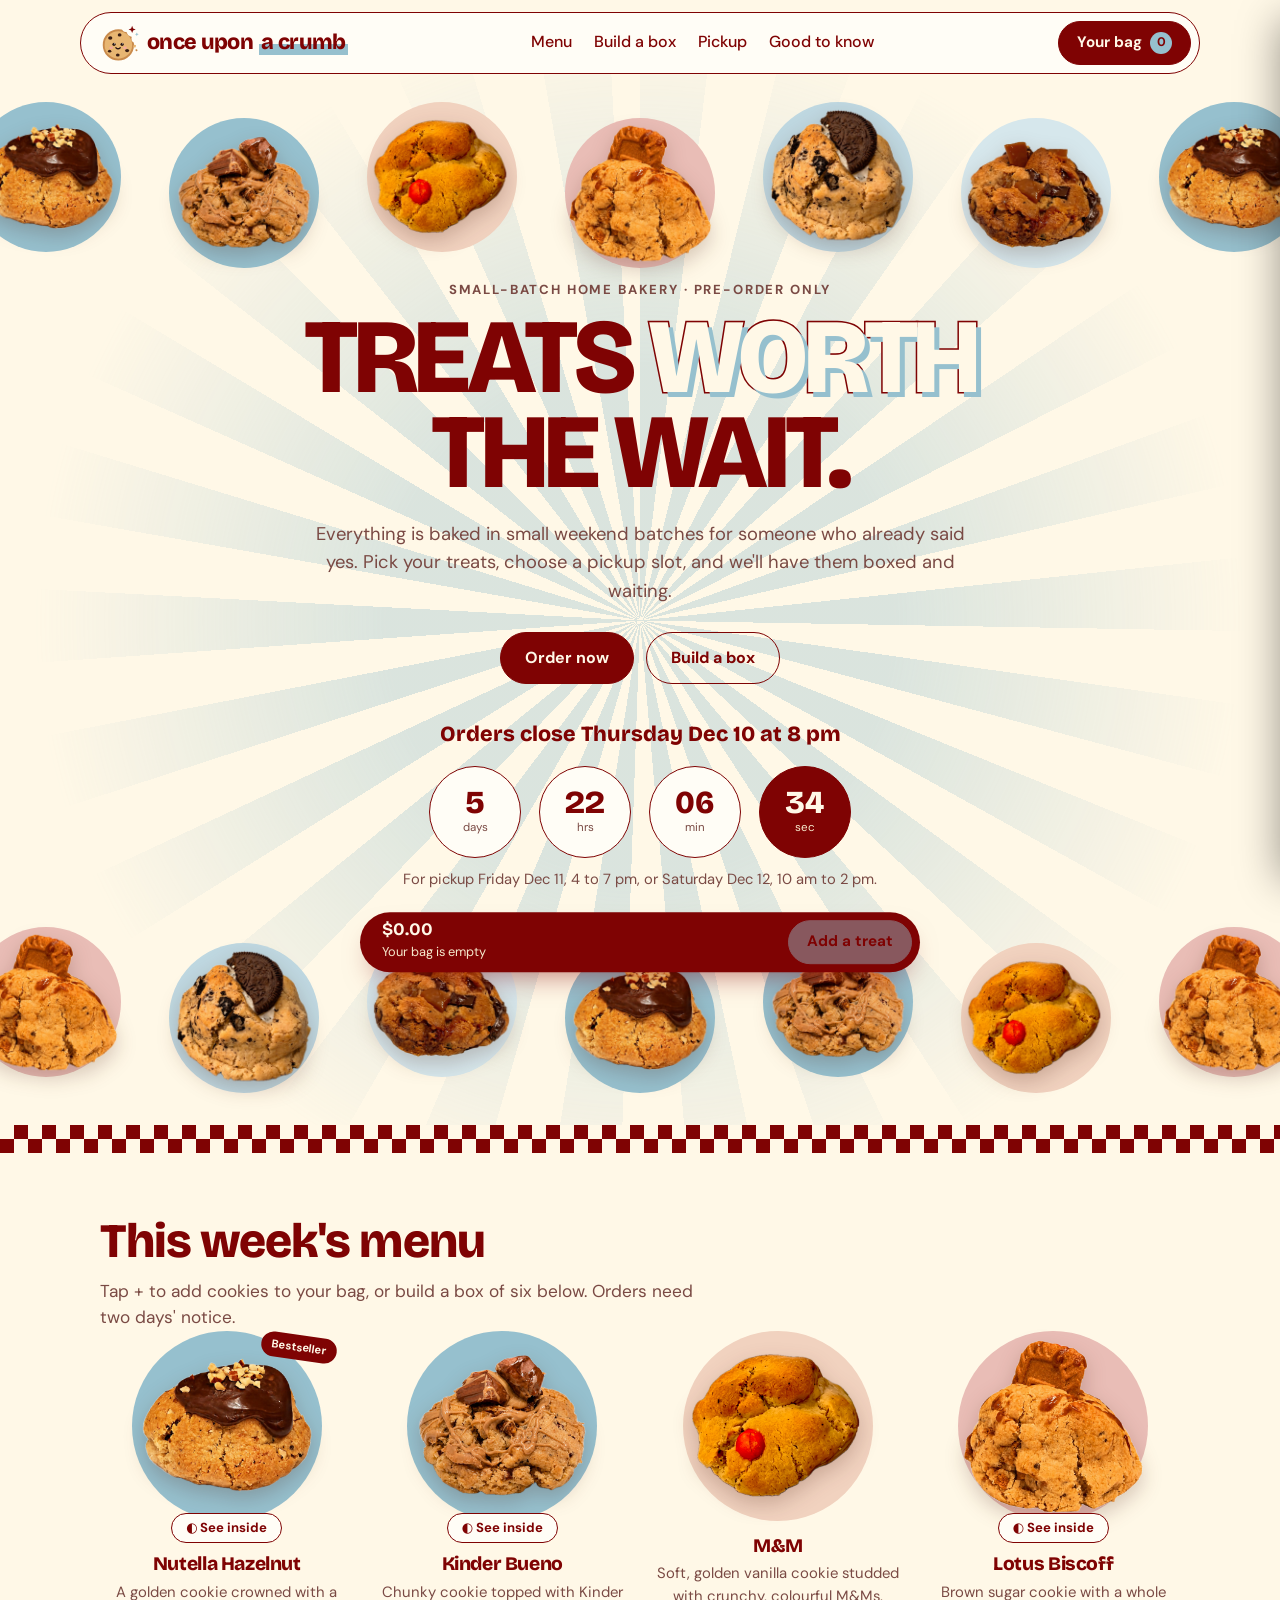
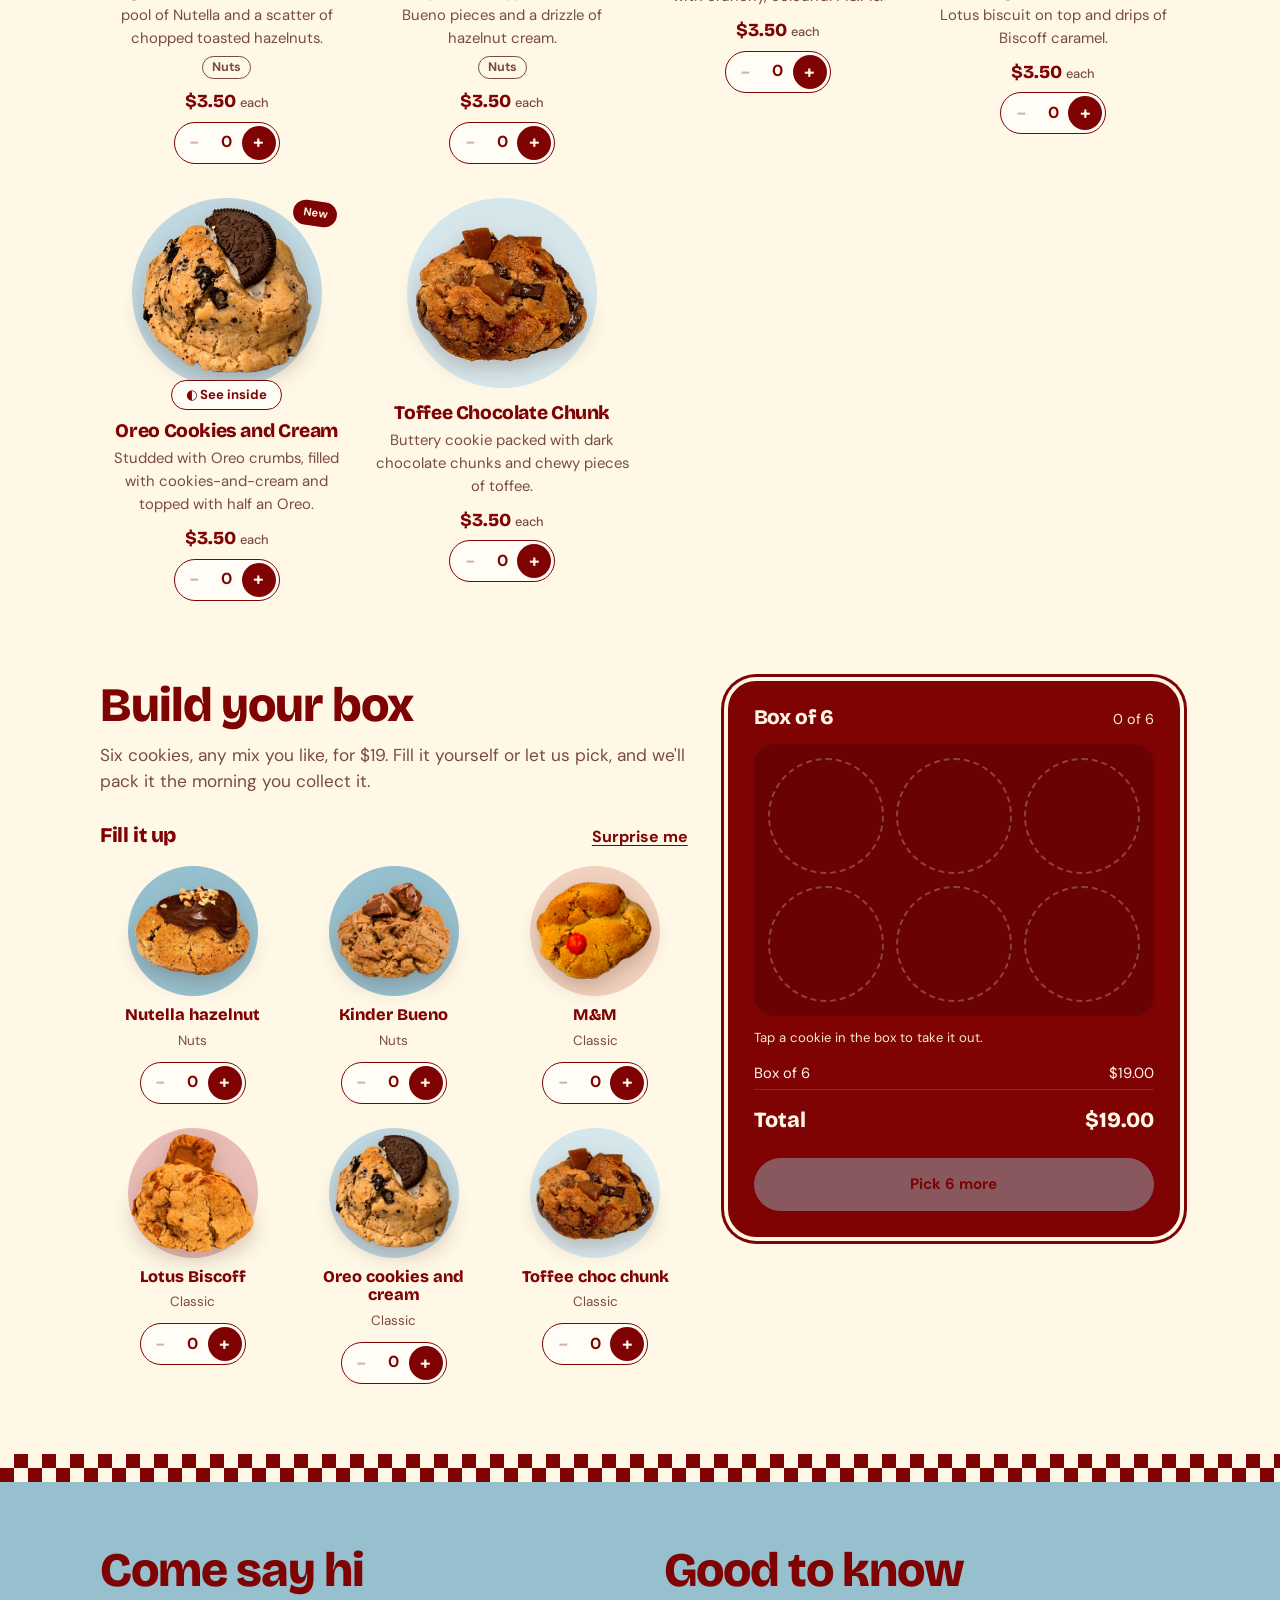
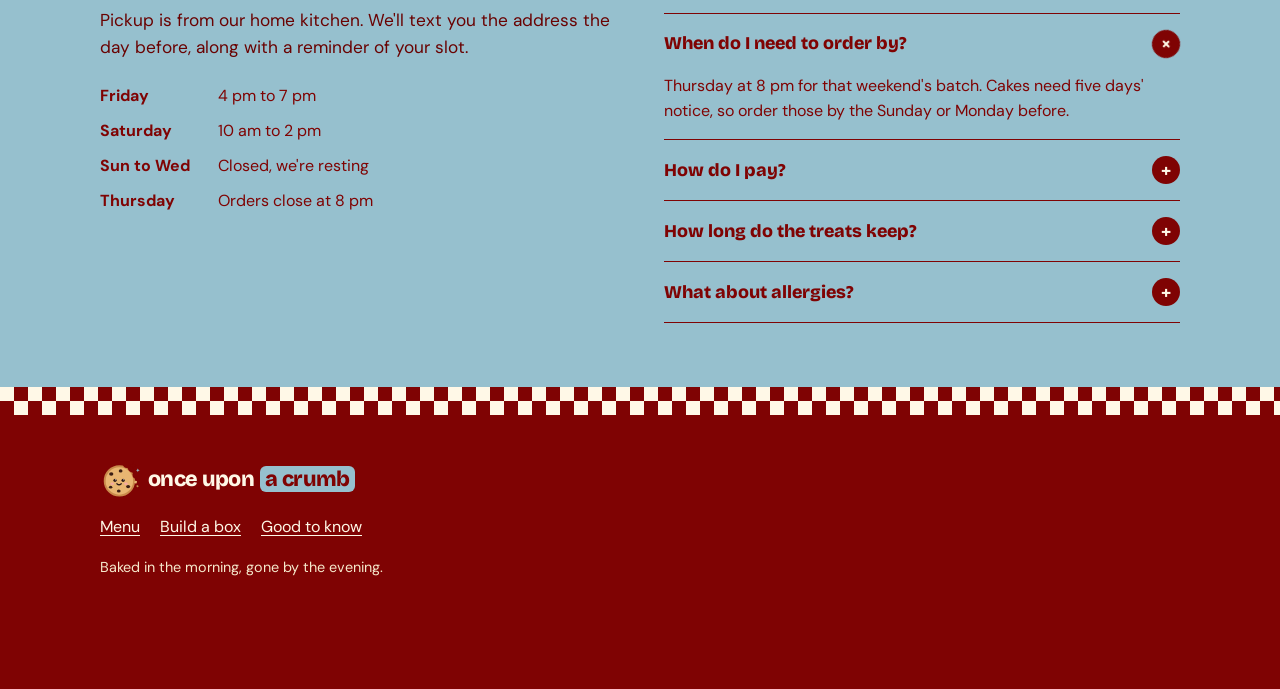
<file: index.html>
<!doctype html>
<html lang="en">
<head>
  <meta charset="utf-8">
  <meta name="viewport" content="width=device-width,initial-scale=1,viewport-fit=cover">
  <title>Once Upon a Crumb</title>
  <link rel="icon" type="image/svg+xml" href="images/logo-mark.svg">
  <meta name="description" content="Once Upon a Crumb is a small-batch home bakery. Pre-order stuffed cookies and build-your-own boxes for Friday or Saturday pickup.">
  <link rel="preconnect" href="https://fonts.googleapis.com">
  <link rel="preconnect" href="https://fonts.gstatic.com" crossorigin>
  <link rel="stylesheet" href="https://fonts.googleapis.com/css2?family=Bricolage+Grotesque:opsz,wght@12..96,600;12..96,800&family=DM+Sans:opsz,wght@9..40,400;9..40,500;9..40,700&display=swap">
  <link rel="stylesheet" href="styles.css">
</head>
<body>

<header class="top">
  <div class="bar">
    <a class="logo" href="#top" aria-label="Once Upon a Crumb home"><img class="mark" src="images/logo-mark.svg" alt=""><span class="word"><span>once upon</span> <span><em>a crumb</em></span></span></a>
    <nav class="links" id="navLinks" aria-label="Sections">
      <a href="#menu">Menu</a><a href="#box">Build a box</a><a href="#visit">Pickup</a><a href="#faq">Good to know</a>
    </nav>
    <div class="bar-end">
      <button class="pill dark" id="bagBtn" type="button" aria-label="Open your bag">Your bag <span class="count" id="bagCount">0</span></button>
      <button class="burger" id="burger" type="button" aria-label="Show sections" aria-expanded="false" aria-controls="navLinks"><span></span></button>
    </div>
  </div>
</header>

<main>
<section class="hero" id="top">
  <div class="plates plates-top" id="platesTop" aria-hidden="true"></div>
  <div class="hero-copy">
    <p class="kicker">Small-batch home bakery · Pre-order only</p>
    <h1>Treats <em>worth</em> the wait.</h1>
    <p class="lede">Everything is baked in small weekend batches for someone who already said yes. Pick your treats, choose a pickup slot, and we'll have them boxed and waiting.</p>
    <div class="cta-row">
      <a class="pill dark lg" href="#menu">Order now</a>
      <a class="pill lg" href="#box">Build a box</a>
    </div>
  </div>

  <div class="cutoff" aria-live="polite">
    <p class="cutoff-title" id="cutoffTitle">Orders close Thursday at 8 pm</p>
    <div class="clock">
      <div class="tick"><b id="cd-d">0</b><span>days</span></div>
      <div class="tick"><b id="cd-h">00</b><span>hrs</span></div>
      <div class="tick"><b id="cd-m">00</b><span>min</span></div>
      <div class="tick hot"><b id="cd-s">00</b><span>sec</span></div>
    </div>
    <p class="cutoff-note" id="cutoffNote">Pickup Friday 4 to 7 pm and Saturday 10 am to 2 pm.</p>
  </div>
  <div class="plates plates-bottom" id="platesBottom" aria-hidden="true"></div>
</section>

<div class="checker" aria-hidden="true"></div>

<section class="menu" id="menu">
  <div class="wrap">
    <h2>This week's menu</h2>
    <p class="sub">Tap + to add cookies to your bag, or build a box of six below. Orders need two days' notice.</p>
    <div class="filters" id="chips" role="group" aria-label="Filter the menu"></div>
    <div class="grid" id="grid"></div>
  </div>
</section>

<section class="builder" id="box">
  <div class="wrap builder-wrap">
    <div class="builder-main">
      <h2>Build your box</h2>
      <p class="sub">Six cookies, any mix you like, for $19. Fill it yourself or let us pick, and we'll pack it the morning you collect it.</p>
      <div class="fill-head">
        <h3>Fill it up</h3>
        <button class="linkish" id="boxSurprise" type="button">Surprise me</button>
      </div>
      <div class="flavors" id="flavors"></div>
    </div>

    <aside class="box-card" aria-label="Your cookie box">
      <div class="box-head"><h3>Box of 6</h3><span id="boxMeter">0 of 6</span></div>
      <div class="slots" id="slots"></div>
      <p class="box-hint">Tap a cookie in the box to take it out.</p>
      <div class="box-rows">
        <div class="row"><span>Box of 6</span><span>$19.00</span></div>
        <div class="row total"><span>Total</span><span>$19.00</span></div>
      </div>
      <button class="pill coral block" id="boxAdd" type="button" disabled>Pick 6 more</button>
    </aside>
  </div>
</section>

<div class="checker" aria-hidden="true"></div>
<section class="visit" id="visit">
  <div class="wrap visit-wrap">
    <div>
      <h2>Come say hi</h2>
      <p class="sub">Pickup is from our home kitchen. We'll text you the address the day before, along with a reminder of your slot.</p>
      <dl class="hours">
        <dt>Friday</dt><dd>4 pm to 7 pm</dd>
        <dt>Saturday</dt><dd>10 am to 2 pm</dd>
        <dt>Sun to Wed</dt><dd>Closed, we're resting</dd>
        <dt>Thursday</dt><dd>Orders close at 8 pm</dd>
      </dl>
    </div>
    <div id="faq">
      <h2>Good to know</h2>
      <div class="faq">
        <details open><summary>When do I need to order by?</summary><p>Thursday at 8 pm for that weekend's batch. Cakes need five days' notice, so order those by the Sunday or Monday before.</p></details>
        <details><summary>How do I pay?</summary><p>Pay by card or cash when you pick up. Show your order code (it starts with OC-) and we'll hand over your box.</p></details>
        <details><summary>How long do the treats keep?</summary><p>Cookies and brownies stay good for three days in an airtight tin. Cupcakes and cakes are best within two days, kept cool.</p></details>
        <details><summary>What about allergies?</summary><p>Our kitchen handles wheat, dairy, eggs and tree nuts. GF items are made without gluten but in a shared kitchen, so add any allergies in your order notes.</p></details>
      </div>
    </div>
  </div>
</section>
</main>

<div class="checker" aria-hidden="true"></div>
<footer>
  <div class="wrap">
    <a class="logo light" href="#top" aria-label="Once Upon a Crumb home"><img class="mark" src="images/logo-mark.svg" alt=""><span class="word"><span>once upon</span> <span><em>a crumb</em></span></span></a>
    <nav class="foot-links" aria-label="Footer"><a href="#menu">Menu</a><a href="#box">Build a box</a><a href="#faq">Good to know</a></nav>
    <p>Baked in the morning, gone by the evening.</p>
  </div>
</footer>

<div class="dock away" id="dock">
  <div><b id="dockTotal">$0.00</b><span id="dockCount">Your bag is empty</span></div>
  <button class="pill coral" id="dockBtn" type="button" disabled>Add a treat</button>
</div>

<div class="scrim" id="scrim"></div>
<aside class="drawer" id="drawer" aria-label="Your bag" aria-hidden="true">
  <div class="d-head">
    <div class="steps" id="steps">
      <button type="button" class="step" data-step="bag"><i>1</i>Your bag</button>
      <button type="button" class="step" data-step="when"><i>2</i>When</button>
    </div>
    <button class="icon-btn" id="closeBag" type="button" aria-label="Close bag">✕</button>
  </div>
  <div class="d-body" id="dBody"></div>
  <div class="d-foot" id="dFoot"></div>
</aside>
<div class="toast" id="toast" role="status"></div>

<script src="script.js"></script>
</body>
</html>
</file>
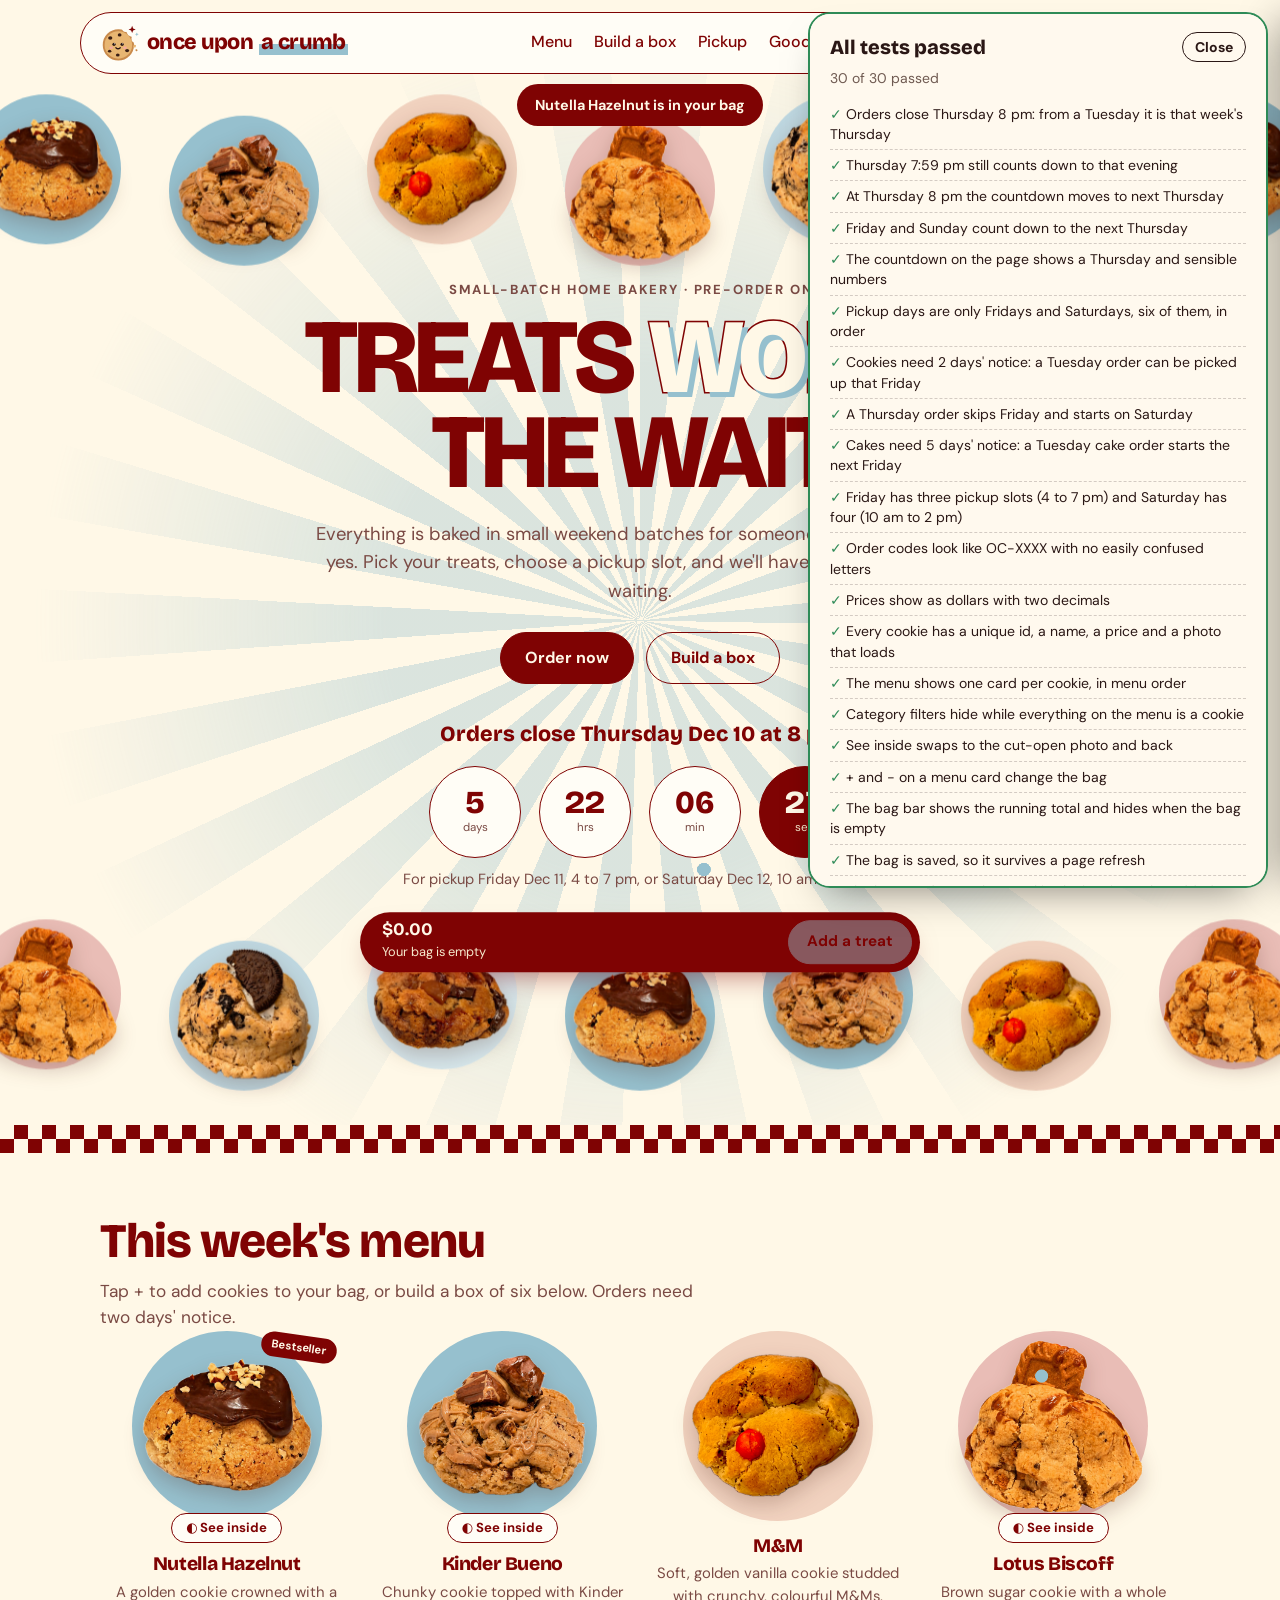
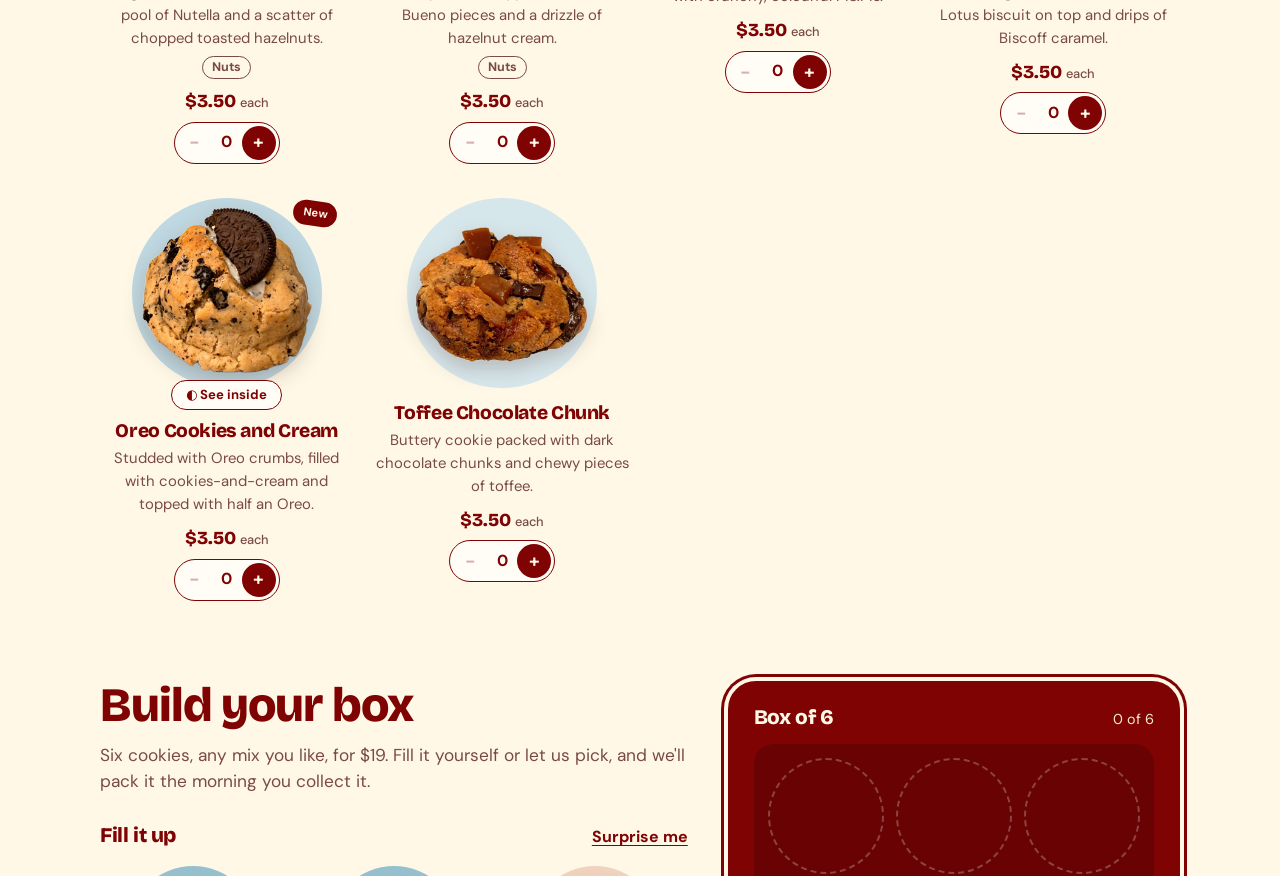
<file: tests.html>
<!doctype html>
<html lang="en">
<head>
  <meta charset="utf-8">
  <title>Once Upon a Crumb tests</title>
  <!-- Opens the real site in test mode; tests.js runs and shows a results panel -->
  <meta http-equiv="refresh" content="0; url=index.html?test">
</head>
<body>
  <p>Opening the tests… If nothing happens, <a href="index.html?test">click here</a>.</p>
</body>
</html>
</file>
<file: styles.css>
/* Once Upon a Crumb: retro sky-blue, cherry-red and cream bakery page with round "plates",
   outlined pills, checkerboard bands, a sunburst hero, a red box summary card and a sticky bag dock.
   Brand palette: sky #96C0CE, cherry #7F0303, cream #FFF8E7. */
:root{
  --cream:#FFF8E7; --cream-2:#F6E9CC; --paper:#FFFDF6;
  --ink:#7F0303; --ink-2:#690202; --muted:#7A4A44;
  /* --coral is the button colour used on red surfaces (box card, bag bar, checkout) */
  --coral:#96C0CE; --coral-ink:#7F0303; --butter:#96C0CE;
  /* plate colours, all drawn from the brand palette */
  --lav:#BFD8E1; --pink:#E9BDB6; --sky:#96C0CE; --mint:#D6E7EC; --peach:#F1D2BF;
  --checker:repeating-conic-gradient(var(--ink) 0 25%, var(--cream) 0 50%) 0 0/28px 28px;
  --f-display:"Bricolage Grotesque","Arial Black",system-ui,sans-serif;
  --f-body:"DM Sans",system-ui,-apple-system,"Segoe UI",sans-serif;
  --ring:1.5px solid var(--ink);
  color-scheme:light;
}

*{box-sizing:border-box}
html{scroll-behavior:smooth;scroll-padding-top:96px}
body{margin:0;background:var(--cream);color:var(--ink);font-family:var(--f-body);font-size:16px;line-height:1.55}
[hidden]{display:none!important}
button{font:inherit;color:inherit;cursor:pointer}
a{color:inherit}
:focus-visible{outline:3px solid var(--sky);outline-offset:3px;border-radius:999px}
.wrap{max-width:1120px;margin:0 auto;padding-inline:20px}
h1,h2,h3{font-family:var(--f-display);font-weight:800;letter-spacing:-.02em;margin:0;text-wrap:balance}
h2{font-size:clamp(2rem,5vw,3rem);line-height:1.02}
h3{font-size:1.3rem;line-height:1.1}
p.sub{color:var(--muted);font-size:1.08rem;max-width:52ch;margin:12px 0 0}

/* pills: the sample's outlined / dark / coral rounded buttons */
.pill{display:inline-flex;align-items:center;justify-content:center;gap:8px;border:var(--ring);background:transparent;border-radius:999px;padding:9px 18px;font-weight:700;font-size:.95rem;text-decoration:none;white-space:nowrap;transition:transform .15s,background .15s,opacity .15s}
.pill:hover{transform:translateY(-1px)}
.pill.lg{padding:13px 24px;font-size:1rem}
.pill.dark{background:var(--ink);color:var(--cream);border-color:var(--ink)}
.pill.coral{background:var(--coral);color:var(--coral-ink);border-color:var(--coral)}
.pill.block{width:100%;padding:14px}
.pill:disabled{opacity:.45;cursor:not-allowed;transform:none}
.linkish{background:none;border:0;padding:0;color:var(--ink);font-weight:700;text-decoration:underline;text-underline-offset:3px}

/* header: floating rounded bar */
header.top{position:sticky;top:0;z-index:30;padding:12px 16px 0}
.bar{max-width:1120px;margin:0 auto;display:flex;align-items:center;justify-content:space-between;gap:12px;background:var(--paper);border:var(--ring);border-radius:999px;padding:8px 8px 8px 18px;position:relative}
.logo{display:inline-flex;align-items:center;gap:8px;font-family:var(--f-display);font-weight:800;font-size:1.35rem;text-decoration:none;letter-spacing:-.03em}
.mark{width:40px;height:40px;flex:none;transition:transform .3s}
.logo:hover .mark{transform:rotate(-12deg)}
.word{display:inline-flex;flex-wrap:wrap;column-gap:.28em;line-height:1}
.word>span{white-space:nowrap}
.word em{font-style:normal;background:linear-gradient(transparent 58%,var(--sky) 0);padding-inline:2px}
.logo.light .word em{color:var(--ink);background:var(--sky);border-radius:6px;padding:0 5px}
@media (max-width:440px){.logo{font-size:1.08rem}.word{flex-direction:column;line-height:.95}.mark{width:34px;height:34px}}
nav.links{display:flex;gap:22px}
nav.links a{text-decoration:none;font-weight:500}
nav.links a:hover{text-decoration:underline;text-decoration-color:var(--sky);text-decoration-thickness:3px;text-underline-offset:4px}
.bar-end{display:flex;align-items:center;gap:8px}
.count{background:var(--sky);color:var(--ink);font-weight:700;border-radius:999px;min-width:22px;height:22px;display:inline-grid;place-items:center;font-size:.78rem;padding-inline:6px}
#bagBtn.bump{animation:bump .4s}
@keyframes bump{40%{transform:scale(1.1)}}
.burger{display:none;width:40px;height:40px;border-radius:50%;border:0;background:var(--butter);place-items:center}
.burger span,.burger span::before,.burger span::after{display:block;width:16px;height:2px;background:var(--ink);border-radius:2px;position:relative}
.burger span::before,.burger span::after{content:"";position:absolute;left:0}
.burger span::before{top:-5px}.burger span::after{top:5px}
@media (max-width:760px){
  .burger{display:grid}
  nav.links{display:none;position:absolute;top:calc(100% + 8px);left:0;right:0;flex-direction:column;gap:4px;background:var(--paper);border:var(--ring);border-radius:24px;padding:12px}
  nav.links.open{display:flex}
  nav.links a{padding:10px 12px;border-radius:14px}
  nav.links a:hover{background:var(--cream)}
}

/* round plates: an illustration sitting on a coloured disc */
.plate{border-radius:50%;display:grid;place-items:center;flex:none;aspect-ratio:1}
.plate svg{width:72%;height:auto}
.plate img,.slot img{width:96%;height:96%;object-fit:contain;display:block;filter:drop-shadow(0 8px 10px rgba(70,25,10,.22))}
.slot img{width:92%;height:92%;filter:drop-shadow(0 4px 5px rgba(0,0,0,.3))}

/* hero */
.hero{overflow:hidden;padding-bottom:20px}
.plates{display:flex;justify-content:center;gap:clamp(18px,4vw,48px);padding-block:28px}
.plates .plate{width:clamp(84px,13vw,150px);animation:float 6s ease-in-out infinite}
.plates .plate:nth-child(2n){animation-delay:-3s;transform:translateY(16px)}
.plates-top{margin-inline:-60px}
.plates-bottom{margin-inline:-100px;padding-top:36px}
@keyframes float{50%{translate:0 -10px}}
.hero-copy{text-align:center;padding-inline:20px;max-width:900px;margin:0 auto}
.kicker{font-weight:700;font-size:.82rem;text-transform:uppercase;letter-spacing:.14em;color:var(--muted);margin:0 0 10px}
.hero h1{font-size:clamp(3rem,10vw,6.6rem);line-height:.9;text-transform:uppercase;letter-spacing:-.04em}
.hero h1 em{font-style:normal;color:var(--cream);-webkit-text-stroke:3px var(--ink);paint-order:stroke fill;text-shadow:5px 5px 0 var(--sky)}
.lede{font-size:1.15rem;color:var(--muted);max-width:50ch;margin:20px auto 26px}
.cta-row{display:flex;flex-wrap:wrap;justify-content:center;gap:12px}

.cutoff{max-width:560px;margin:34px auto 0;text-align:center;padding-inline:20px}
.cutoff-title{font-family:var(--f-display);font-weight:800;font-size:1.35rem;margin:0}
.clock{display:flex;justify-content:center;gap:clamp(8px,3vw,18px);margin:14px 0 10px}
.tick{width:clamp(70px,18vw,92px);aspect-ratio:1;border-radius:50%;border:var(--ring);display:grid;place-content:center;text-align:center;background:var(--paper)}
.tick b{font-family:var(--f-display);font-weight:800;font-size:clamp(1.5rem,5vw,2rem);line-height:1;font-variant-numeric:tabular-nums}
.tick span{font-size:.72rem;color:var(--muted)}
.tick.hot{background:var(--ink);border-color:var(--ink);color:var(--cream)}
.tick.hot span{color:var(--cream-2)}
.cutoff-note{color:var(--muted);font-size:.92rem;margin:0}

/* menu */
.menu{padding-block:64px 40px}
.filters{display:flex;flex-wrap:wrap;gap:8px;margin:24px 0 28px}
.filters .pill[aria-pressed="true"]{background:var(--ink);color:var(--cream)}
.grid{display:grid;grid-template-columns:repeat(auto-fill,minmax(230px,1fr));gap:34px 22px}
.item{display:flex;flex-direction:column;align-items:center;text-align:center;gap:6px}
.item .plate{width:min(190px,78%);position:relative;margin-bottom:8px;transition:transform .3s}
.item:hover .plate{transform:rotate(-8deg)}
.item .plate img{transition:opacity .35s,transform .35s}
.item .plate .cut{position:absolute;inset:2%;width:96%;height:96%;opacity:0;transform:scale(.85) rotate(-6deg)}
.item .plate.inside img:not(.cut){opacity:0;transform:scale(.85)}
.item .plate.inside .cut{opacity:1;transform:none}
.peek{border:var(--ring);background:var(--paper);border-radius:999px;padding:4px 14px;font-size:.82rem;font-weight:700;margin:-22px 0 4px;position:relative;z-index:1}
.peek::before{content:"◐ "}
.peek[aria-pressed="true"]{background:var(--ink);color:var(--cream)}
.flag{position:absolute;top:2%;right:-8%;background:var(--ink);color:var(--cream);font-size:.7rem;font-weight:700;padding:4px 10px;border-radius:999px;rotate:8deg;white-space:nowrap}
.item h3{font-size:1.2rem}
.item p{margin:0;color:var(--muted);font-size:.93rem;max-width:30ch}
.meta{display:flex;flex-wrap:wrap;justify-content:center;gap:6px;font-size:.78rem;font-weight:700}
.meta span{border:1px solid currentColor;border-radius:999px;padding:1px 9px;color:var(--muted)}
.meta .notice{color:var(--ink)}
.price{font-family:var(--f-display);font-weight:800;font-size:1.15rem;margin-top:2px}
.price small{font-family:var(--f-body);font-weight:500;font-size:.8rem;color:var(--muted)}

/* quantity stepper: − n + in an outlined pill */
.stepper{display:inline-flex;align-items:center;border:var(--ring);border-radius:999px;padding:3px;gap:2px;background:var(--paper)}
.stepper button{width:34px;height:34px;border-radius:50%;border:0;background:transparent;font-size:1.15rem;font-weight:700;display:grid;place-items:center}
.stepper button:hover:not(:disabled){background:var(--cream-2)}
.stepper button.plus{background:var(--ink);color:var(--cream)}
.stepper button.plus:hover:not(:disabled){background:var(--ink-2)}
.stepper button:disabled{opacity:.3;cursor:not-allowed}
.stepper output{min-width:26px;text-align:center;font-weight:700;font-variant-numeric:tabular-nums}

/* box builder */
.builder{padding-block:40px 70px}
.builder-wrap{display:grid;grid-template-columns:1.3fr 1fr;gap:40px;align-items:start}
.fill-head{display:flex;justify-content:space-between;align-items:baseline;margin:30px 0 16px}
.flavors{display:grid;grid-template-columns:repeat(auto-fill,minmax(140px,1fr));gap:24px 16px}
.flavor{display:flex;flex-direction:column;align-items:center;text-align:center;gap:6px}
.flavor .plate{width:min(130px,80%)}
.flavor h4{font-family:var(--f-display);font-weight:800;font-size:1.02rem;margin:4px 0 0;line-height:1.15}
.flavor p{margin:0 0 4px;color:var(--muted);font-size:.84rem}

.box-card{position:sticky;top:96px;background:var(--ink);color:var(--cream);border-radius:28px;padding:22px}
.box-head{display:flex;justify-content:space-between;align-items:baseline;margin-bottom:14px}
.box-head span{color:var(--cream-2);font-size:.9rem}
.slots{background:var(--ink-2);border-radius:20px;padding:14px;display:grid;grid-template-columns:repeat(3,1fr);gap:12px}
.slot{aspect-ratio:1;border-radius:50%;border:2px dashed #ffffff40;display:grid;place-items:center;background:transparent;padding:0;position:relative}
.slot.filled{border:0;animation:drop .35s cubic-bezier(.3,1.6,.6,1)}
.slot.filled svg{width:74%;height:auto}
.slot.filled:hover{filter:brightness(.92)}
@keyframes drop{from{transform:translateY(-24px) scale(.6);opacity:0}}
.box-hint{font-size:.82rem;color:var(--cream-2);margin:12px 0 4px}
.box-rows,.sum{display:flex;flex-direction:column;gap:6px;margin:10px 0 16px}
.row{display:flex;justify-content:space-between;gap:12px;font-size:.92rem;padding-block:4px;border-bottom:1px solid #ffffff1f}
.row.total{border:0;font-family:var(--f-display);font-weight:800;font-size:1.35rem;padding-top:8px}
@media (max-width:860px){.builder-wrap{grid-template-columns:1fr}.box-card{position:static}}

/* visit + faq */
.visit{background:var(--sky);padding-block:64px}
.visit-wrap{display:grid;grid-template-columns:1fr 1fr;gap:48px}
.visit .sub{color:var(--ink-2)}
.hours{display:grid;grid-template-columns:auto 1fr;gap:10px 28px;margin:24px 0 0}
.hours dt{font-weight:700}
.hours dd{margin:0}
.faq{margin-top:18px;border-top:var(--ring)}
.faq details{border-bottom:var(--ring)}
.faq summary{list-style:none;cursor:pointer;display:flex;justify-content:space-between;align-items:center;gap:16px;padding:16px 0;font-family:var(--f-display);font-weight:800;font-size:1.12rem}
.faq summary::-webkit-details-marker{display:none}
.faq summary::after{content:"+";flex:none;width:28px;height:28px;border-radius:50%;background:var(--ink);color:var(--cream);display:grid;place-items:center;font-family:var(--f-body);font-size:1.1rem;transition:rotate .2s}
.faq details[open] summary::after{rotate:45deg}
.faq details p{margin:0 0 16px;max-width:52ch}
@media (max-width:760px){.visit-wrap{grid-template-columns:1fr}}

/* footer */
footer{background:var(--ink);color:var(--cream);padding:44px 0 110px}
footer .wrap{display:flex;flex-direction:column;gap:16px}
.foot-links{display:flex;gap:20px;flex-wrap:wrap}
.foot-links a{text-underline-offset:3px}
footer p{margin:0;color:var(--cream-2);font-size:.9rem}

/* sticky bag dock */
.dock{position:fixed;left:50%;bottom:12px;translate:-50% 0;transition:translate .3s;width:min(560px,calc(100% - 24px));z-index:25;background:var(--ink);color:var(--cream);border-radius:999px;padding:8px 8px 8px 22px;display:flex;align-items:center;justify-content:space-between;gap:12px;box-shadow:0 14px 30px -14px rgba(127,3,3,.6)}
.dock.away{translate:-50% 140%}
.dock b{display:block;font-family:var(--f-display);font-size:1.1rem;line-height:1.1}
.dock span{font-size:.8rem;color:var(--cream-2)}

/* drawer */
.scrim{position:fixed;inset:0;background:rgba(60,10,10,.45);z-index:40;opacity:0;pointer-events:none;transition:opacity .25s}
.scrim.open{opacity:1;pointer-events:auto}
.drawer{position:fixed;top:0;right:0;bottom:0;width:min(460px,100%);background:var(--cream);z-index:50;transform:translateX(100%);transition:transform .3s cubic-bezier(.2,.8,.2,1);display:flex;flex-direction:column;box-shadow:-20px 0 40px -20px rgba(0,0,0,.4)}
.drawer.open{transform:none}
.d-head{display:flex;justify-content:space-between;align-items:center;gap:12px;padding:16px 18px;border-bottom:var(--ring)}
.steps{display:flex;gap:6px}
.step{display:inline-flex;align-items:center;gap:8px;border:var(--ring);background:transparent;border-radius:999px;padding:5px 14px 5px 5px;font-weight:700;font-size:.9rem}
.step i{font-style:normal;width:24px;height:24px;border-radius:50%;display:grid;place-items:center;font-size:.8rem;border:var(--ring)}
.step[aria-current="step"] i{background:var(--ink);border-color:var(--ink);color:var(--cream)}
.step:disabled{opacity:.45;cursor:not-allowed}
.icon-btn{border:var(--ring);background:transparent;border-radius:50%;width:38px;height:38px;font-size:1rem;flex:none}
.d-body{flex:1;overflow-y:auto;padding:18px;display:flex;flex-direction:column;gap:22px}
.d-body h3{font-size:1.25rem;margin-bottom:10px}
.line{display:grid;grid-template-columns:56px 1fr auto;gap:12px;align-items:center}
.line .plate{width:56px}
.line .nm{font-weight:700;line-height:1.25}
.line .sm{font-size:.82rem;color:var(--muted);margin-bottom:6px}
.line .lp{font-weight:700;font-variant-numeric:tabular-nums}
.line .stepper button{width:28px;height:28px;font-size:1rem}
.empty{text-align:center;color:var(--muted);padding:40px 10px}
.empty b{display:block;font-family:var(--f-display);font-weight:800;font-size:1.6rem;color:var(--ink);margin-bottom:6px}
.dates{display:flex;gap:10px;overflow-x:auto;padding:4px 2px 8px;scrollbar-width:thin}
.date{flex:none;width:68px;aspect-ratio:1;border-radius:50%;border:var(--ring);background:var(--paper);display:grid;place-content:center;text-align:center;line-height:1.05;padding:0}
.date small{font-size:.7rem;color:var(--muted)}
.date b{font-family:var(--f-display);font-weight:800;font-size:1.45rem}
.date[aria-pressed="true"]{background:var(--ink);border-color:var(--ink);color:var(--cream)}
.date[aria-pressed="true"] small{color:var(--cream-2)}
.times{display:flex;flex-wrap:wrap;gap:8px}
.times .pill[aria-pressed="true"]{background:var(--ink);color:var(--cream)}
.hint{font-size:.84rem;color:var(--muted);margin:8px 0 0}
label.f{display:flex;flex-direction:column;gap:6px;font-size:.88rem;font-weight:700;margin-bottom:12px}
label.f input,label.f textarea{font:inherit;font-weight:400;background:var(--paper);color:var(--ink);border:var(--ring);border-radius:18px;padding:11px 14px}
label.f textarea{resize:vertical}
label.f input:focus,label.f textarea:focus{outline:3px solid var(--sky);outline-offset:1px}
.err{color:var(--ink);font-size:.9rem;margin:0;font-weight:700}
.d-foot{padding:16px 18px;background:var(--ink);color:var(--cream);display:flex;flex-direction:column;gap:6px}
.d-foot .row:last-of-type{margin-bottom:8px}

/* order ticket */
.ticket{background:var(--paper);border:var(--ring);border-radius:28px;padding:24px;text-align:center}
.ticket h3{font-size:1.8rem;margin-bottom:6px}
.ticket .code{display:inline-block;font-family:var(--f-display);font-weight:800;font-size:1.7rem;letter-spacing:.06em;background:var(--butter);border-radius:999px;padding:4px 18px;margin:6px 0 14px}
.ticket ul{list-style:none;padding:0;margin:0 0 12px;text-align:left}
.ticket li{display:flex;justify-content:space-between;gap:10px;padding:6px 0;border-bottom:1px dashed #7f030333}
.ticket .row{border:0}
.ticket p{margin:6px 0 0}

.flyer{position:fixed;z-index:60;width:18px;height:18px;border-radius:50%;background:var(--coral);pointer-events:none}
.toast{position:fixed;left:50%;top:84px;transform:translate(-50%,-160px);background:var(--ink);color:var(--cream);padding:10px 18px;border-radius:999px;font-weight:700;z-index:70;transition:transform .3s;font-size:.9rem;max-width:min(340px,calc(100% - 32px));text-align:center}
.toast.show{transform:translate(-50%,0)}
@media (prefers-reduced-motion:reduce){*{animation:none!important;transition:none!important;scroll-behavior:auto!important}}

/* retro touches from the brand board: checkerboard bands and a sunburst behind the hero */
.checker{height:28px;background:var(--checker)}
.hero{position:relative;isolation:isolate}
.hero::before{content:"";position:absolute;inset:0;z-index:-1;background:repeating-conic-gradient(from 0deg at 50% 52%,#96C0CE59 0 7deg,transparent 7deg 14deg);-webkit-mask-image:radial-gradient(circle at 50% 52%,#000 30%,transparent 72%);mask-image:radial-gradient(circle at 50% 52%,#000 30%,transparent 72%)}
.box-card{border:4px solid var(--ink);box-shadow:0 0 0 4px var(--cream),0 0 0 7px var(--ink)}
.box-card .box-head h3{color:var(--cream)}
footer{border-top:0}
</file>
